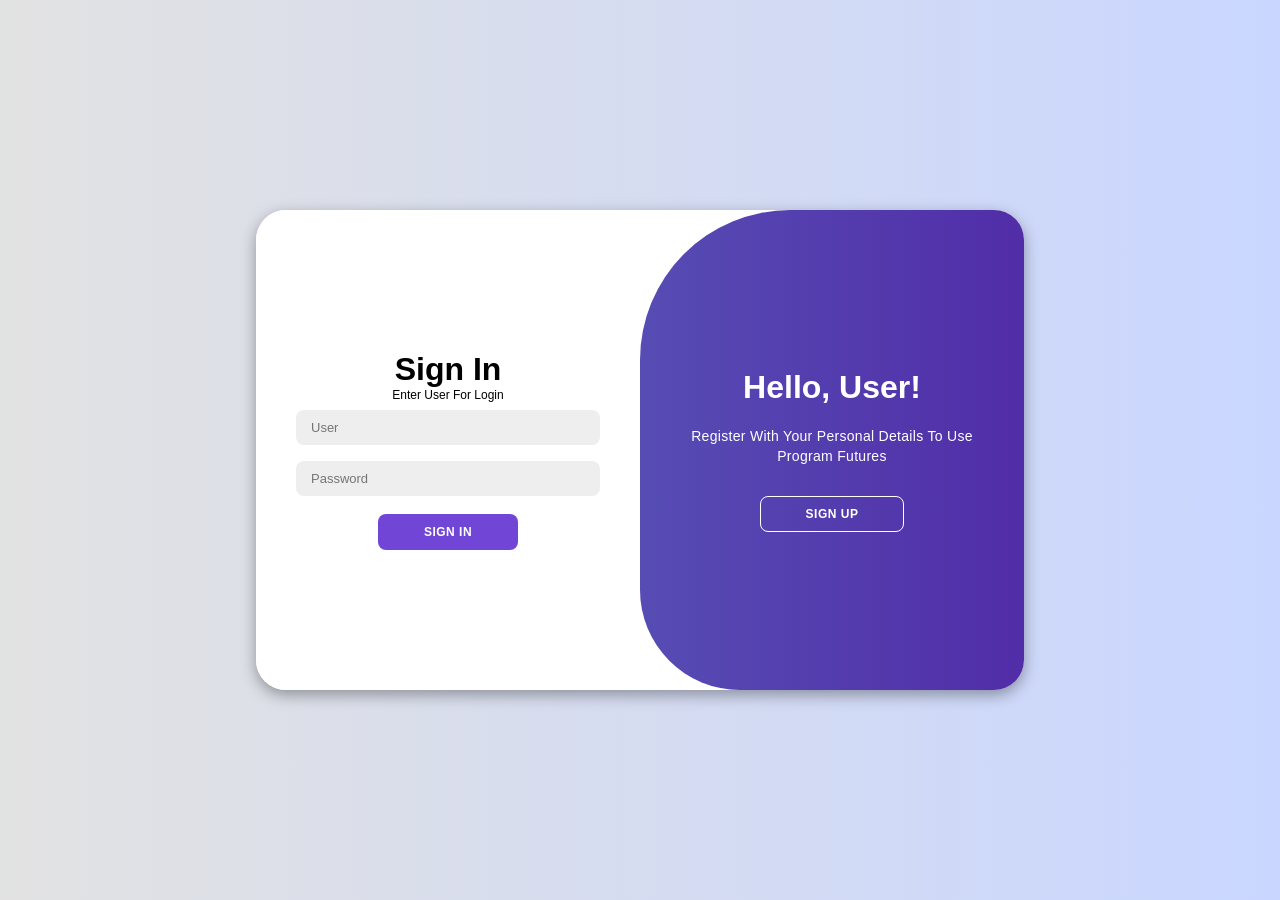
<file: Winglet/RegistrationAndLogin/index.html>
<!DOCTYPE html>
<html lang="en">
<head>
    <meta charset="UTF-8">
    <meta name="viewport" content="width=device-width, initial-scale=1.0">
    <link rel="stylesheet" href="https://cdnjs.cloudflare.com/ajax/libs/font-awesome/6.4.2/css/all.min.css">
    <link rel="stylesheet" href="registraion_login.css">
    <title>Winglet</title>
    <link rel="icon" type="image/png" href="Photos/winglet FB.jpg">
</head>
<body>
    <div class="container" id="container">
        <div class="form-container sign-up">
            <form>
                <h1>Create Account</h1>
                <span>Enter User For Registration</span>
                <select name="" id="Roles">
                    <option value="#">Employee</option>
                    <option value="#">Accountant</option>
                    <option value="#">Supervisor</option>
                </select>
                <input type="text" placeholder="User">
                <input type="email" placeholder="Email">
                <input type="password" placeholder="Password">
                <button>Sign Up</button>
            </form>
        </div>
        <div class="form-container sign-in">
    <form id="loginForm"> <h1>Sign In</h1>
        <span>Enter User For Login</span>
        <input type="text" id="loginUser" placeholder="User" required>
        <input type="password" id="loginPassword" placeholder="Password" required>
        <button type="submit">Sign In</button>
    </form>
</div>
        <div class="toggle-container">
            <div class="toggle">
                <div class="toggle-panel toggle-left">
                    <h1>Welcome Back!</h1>
                    <p>Enter Your Personal Details To Use Program Futures</p>
                    <button class="hidden" id="login" href="winglet/main.html">Sign In</button>
                </div>
                <div class="toggle-panel toggle-right">
                    <h1>Hello, User!</h1>
                    <p>Register With Your Personal Details To Use Program Futures</p>
                    <button class="hidden" id="register">Sign Up</button>
                </div>
            </div>
        </div>
    </div>
    <script src="script.js"></script>
</body>
</html>
</file>
<file: Winglet/RegistrationAndLogin/registraion_login.css>
* {
    margin: 0;
    padding: 0;
    box-sizing: border-box;
    font-family: sans-serif;
}
body {
    background-color: #c9d6ff;
    background: linear-gradient(to right, #e2e2e2, #c9d6ff);
    display: flex;
    align-items: center;
    justify-content: center;
    flex-direction: column;
    height: 100vh;
}
.container {
    background-color: #fff;
    border-radius: 30px;
    box-shadow: 0 5px 15px rgba(0, 0, 0, 0.35);
    position: relative;
    overflow: hidden;
    width: 768px;
    max-width: 100%;
    min-height: 480px;
}
.container p {
    font-size: 14px;
    line-height: 20px;
    letter-spacing: 0.3px;
    margin: 20px 0;
}
.container span {
    font-size: 12px;
}
.container button {
    background-color: #7146d6;
    color: white;
    font-size: 12px;
    padding: 10px 45px;
    border: 1px solid transparent;
    border-radius: 8px;
    font-weight: 600;
    letter-spacing: 0.5px;
    text-transform: uppercase;
    margin-top: 10px;
    cursor: pointer;
}
.container button.hidden {
    background-color: transparent;
    border-color: #fff;
}
.container form {
    background-color: #fff;
    display: flex;
    align-items: center;
    justify-content: center;
    flex-direction: column;
    padding: 0 40px;
    height: 100%;
}
.container input {
    background-color: #eee;
    border: none;
    margin: 8px 0;
    padding: 10px 15px;
    font-size: 13px;
    border-radius: 8px;
    width: 100%;
    outline: none;
}
.form-container {
    position: absolute;
    top: 0;
    height: 100%;
    transition: all 0.6s ease-in-out;
}
.sign-in {
    left: 0;
    width: 50%;
    z-index: 2;
}
.container.active .sign-in {
    transform: translateX(100%);
}
.sign-up {
    left: 0;
    width: 50%;
    opacity: 0;
    z-index: 1;
}
.container.active .sign-up {
    transform: translateX(100%);
    opacity: 1;
    z-index: 5;
    animation: move 0.6s;
}
@keyframes move {
    0%, 49.99%{
        opacity: 0;
        z-index: 1;
    }
    50%, 100%{
        opacity: 1;
        z-index: 5;
    }
}
.toggle-container {
    position: absolute;
    top: 0;
    left: 50%;
    width: 50%;
    height: 100%;
    overflow: hidden;
    transition: all 0.6s ease-in-out;
    border-radius: 150px 0 0 100px;
    z-index: 1000;
}
.container.active .toggle-container {
    transform: translateX(-100%);
    border-radius: 0 150px 100px 0;
}
.toggle {
    background-color: #7146d6;
    height: 100%;
    background: linear-gradient(to right, #5c6bc0, #512da8);
    color: #fff;
    position: relative;
    left: -100%;
    height: 100%;
    width: 200%;
    transform: translateX(0);
    transition: all 0.6s ease-in-out;
}
.container.active .toggle {
    transform: translateX(50%);
}
.toggle-panel {
    position: absolute;
    width: 50%;
    height: 100%;
    display: flex;
    align-items: center;
    justify-content: center;
    flex-direction: column;
    padding: 0 30px;
    text-align: center;
    top: 0;
    transform: translateX(0);
    transition: all 0.6s ease-in-out;
}
.toggle-left {
    transform: translateX(-200%);
}
.container.active .toggle-left {
    transform: translateX(0);
}
.toggle-right {
    right: 0;
    transform: translateX(0);
}
.container.active .toggle-right {
    transform: translateX(200%);
}

#Roles {
    margin-top: 20px;
    margin-bottom: 10px;
}
</file>
<file: Winglet/style.css>
:root {
  --color-primary: #6c9bcf;
  --color-danger: #0004ff;
  --color-success: #1b9c85;
  --color-warning: #f7d060;
  --color-white: #fff;
  --color-info-dark: #7d8da1;
  --color-dark: #363949;
  --color-light: rgba(132, 139, 200, 0.18);
  --color-dark-variant: #677483;
  --color-background: #f6f6f9;

  --card-border-radius: 2rem;
  --border-radius-1: 0.4rem;
  --border-radius-2: 1.2rem;

  --card-padding: 1.8rem;
  --padding-1: 1.2rem;

  --box-shadow: 0 2rem 3rem var(--color-light);
}
.dark-mode-variables {
  --color-background: #181a1e;
  --color-white: #202528;
  --color-dark: #edeffd;
  --color-dark-variant: #a3bdcc;
  --color-light: rgba(0, 0, 0, 0.4);
  --box-shadow: 0 2rem 3rem var(--color-light);
}

* {
  margin: 0;
  padding: 0;
  outline: 0;
  appearance: none;
  border: 0;
  text-decoration: none;
  box-sizing: border-box;
}
html {
  font-size: 14px;
}
body {
  width: 100vw;
  height: 100vh;
  font-family: sans-serif;
  font-size: 0.88rem;
  user-select: none;
  overflow-x: hidden;
  color: var(--color-dark);
  background-color: var(--color-background);
}

a {
  color: var(--color-dark);
}
img {
  display: block;
  width: 100%;
  object-fit: cover;
}

h1 {
  font-weight: 800;
  font-size: 1.8rem;
}
h2 {
  font-weight: 600;
  font-size: 1.4rem;
}
h3 {
  font-weight: 500;
  font-size: 0.87rem;
}
small {
  font-size: 0.76rem;
}
p {
  color: var(--color-dark-variant);
}
b {
  color: var(--color-dark);
}

.text-muted {
  color: var(--color-info-dark);
}
.primary {
  color: var(--color-primary);
}
.danger {
  color: var(--color-danger);
}
.success {
  color: var(--color-success);
}
.warning {
  color: var(--color-warning);
}

.container {
  display: grid;
  width: 96%;
  margin: 0 auto;
  gap: 1.8rem;
  grid-template-columns: 12rem auto 23rem; /* sidebar | main | right */
}

aside {
  height: 100vh;
}
aside .toggle {
  display: flex;
  align-items: center;
  justify-content: space-between;
  margin-top: 1.4rem;
}
aside .toggle .logo {
  display: flex;
  gap: 0.5rem;
}
aside .toggle .logo img {
  width: 5rem;
  height: 5rem;
}
aside .toggle .close {
  padding-right: 1rem;
  display: none;
}

aside .sidebar {
  display: flex;
  flex-direction: column;
  background-color: var(--color-white);
  box-shadow: var(--box-shadow);
  border-radius: 15px;
  height: 88vh;
  position: relative;
  top: 1.5rem;
  transition: all 0.3s ease;
}
aside .sidebar:hover {
  box-shadow: none;
}
aside .sidebar a {
  display: flex;
  align-items: center;
  color: var(--color-info-dark);
  height: 3.7rem;
  gap: 1rem;
  position: relative;
  margin-left: 2rem;
  transition: all 0.3s ease;
}
aside .sidebar a span {
  font-size: 1.6rem;
  transition: all 0.3s ease;
}
aside .sidebar a:last-child {
  position: absolute;
  bottom: 2rem;
  width: 100%;
}
aside .sidebar a.active {
  width: 100%;
  color: var(--color-primary);
  background-color: var(--color-light);
  margin-left: 0;
}
aside .sidebar a.active::before {
  content: "";
  width: 6px;
  height: 18px;
  background-color: var(--color-primary);
}
aside .sidebar a.active span {
  color: var(--color-primary);
  margin-left: calc(1rem - 3px);
}
aside .sidebar a:hover {
  color: var(--color-primary);
}
aside .sidebar a:hover span {
  margin-left: 0.6rem;
}
aside .sidebar .message-count {
  background-color: var(--color-danger);
  padding: 2px 6px;
  color: var(--color-white);
  font-size: 11px;
  border-radius: var(--border-radius-1);
}

main {
  margin-top: 3.4rem;
}

main .analyse {
  display: grid;
  grid-template-columns: repeat(3, 1fr);
  gap: 1.6rem;
}
main .analyse > div {
  background-color: var(--color-white);
  padding: var(--card-padding);
  border-radius: var(--card-border-radius);
  margin-top: 1rem;
  box-shadow: var(--box-shadow);
  cursor: pointer;
  transition: all 0.3s ease;
}
main .analyse > div:hover {
  box-shadow: none;
}
main .analyse > div .status {
  display: flex;
  align-items: center;
  justify-content: space-between;
}
main .analyse h3 {
  margin-left: 0.6rem;
  font-size: 1rem;
}
main .analyse .progresss {
  position: relative;
  width: 92px;
  height: 92px;
  border-radius: 50%;
}
main .analyse svg {
  width: 7rem;
  height: 7rem;
}
main .analyse svg circle {
  fill: none;
  stroke-width: 10;
  stroke-linecap: round;
  transform: translate(5px, 5px);
}
main .analyse .sales svg circle {
  stroke: var(--color-success);
  stroke-dashoffset: -30;
  stroke-dasharray: 200;
}
main .analyse .progresss .percentage {
  position: absolute;
  top: -3px;
  left: -1px;
  display: flex;
  align-items: center;
  justify-content: center;
  height: 100%;
  width: 100%;
}

main .saved-customers {
  margin-top: 1.3rem;
}
main .saved-customers .customer-list {
  background-color: var(--color-white);
  padding: var(--card-padding);
  border-radius: var(--card-border-radius);
  margin-top: 1rem;
  box-shadow: var(--box-shadow);
  display: flex;
  justify-content: space-around;
  flex-wrap: wrap;
  gap: 1.4rem;
  cursor: pointer;
  transition: all 0.3s ease;
}
main .saved-customers .customer-list:hover {
  box-shadow: none;
}
main .saved-customers .customer-list .customer {
  display: flex;
  flex-direction: column;
  align-items: center;
  justify-content: center;
}

main .recent-orders {
  margin-top: 1.3rem;
}
main .recent-orders h2 {
  margin-bottom: 0.8rem;
}
main .recent-orders table {
  background-color: var(--color-white);
  width: 100%;
  padding: var(--card-padding);
  text-align: center;
  box-shadow: var(--box-shadow);
  border-radius: var(--card-border-radius);
  transition: all 0.3s ease;
}
main .recent-orders table:hover {
  box-shadow: none;
}
main table tbody td {
  height: 2.8rem;
  border-bottom: 1px solid var(--color-light);
  color: var(--color-dark-variant);
}
main table tbody tr:last-child td {
  border: none;
}
main .recent-orders a {
  text-align: center;
  display: block;
  margin: 1rem auto;
  color: var(--color-primary);
}

.right-section .nav {
  position: fixed;   /* pin to viewport top-right */
  top: 14px;         /* adjust as needed */
  right: 20px;       /* adjust as needed */
  z-index: 999;      /* ensure above other content */
  margin: 0;         /* reset any margin that pushes it down */
  display: flex;
  align-items: center;
  gap: 1rem;
}

/* Ensure the profile block keeps its layout & alignment */
.right-section .nav .profile {
  display: flex;
  gap: 0.75rem;
  text-align: right;
  align-items: center;
}

/* FORM */
.field-group {
  margin-bottom: 1rem;
}
.label,
legend {
  font-weight: 600;
  margin-bottom: 0.4rem;
  display: block;
}

input,
select,
button,
textarea {
  width: 100%;
  padding: 0.8rem;
  border-radius: var(--border-radius-1);
  border: 1px solid var(--color-light);
  font-size: 0.9rem;
  background: var(--color-white);
  color: var(--color-dark);
}
button {
  background: var(--color-primary);
  color: var(--color-white);
  margin-top: 0.5rem;
  cursor: pointer;
}
button:hover {
  opacity: 0.9;
}

fieldset {
  margin-top: 1.5rem;
  padding: 1rem;
  border: 1px dashed var(--color-info-dark);
}
.destination-group {
  display: flex;
  gap: 1rem;
  align-items: center;
}
.additional-travelers input {
  margin-bottom: 0.5rem;
}
.new-customer-fields {
  margin-bottom: 20px;
}
.components-fields {
  margin-bottom: 20px;
  display: block;
  visibility: visible;
}

.payment-section legend {
  font-size: 1.2rem;
  font-weight: 600;
  margin-bottom: 0.8rem;
}
.payment-section .field-group {
  margin-bottom: 1rem;
}

textarea {
  resize: vertical;
}

/* chips */
.tag-list {
  display: flex;
  gap: 0.5rem;
  flex-wrap: wrap;
  margin-top: 0.5rem;
}
.tag {
  display: inline-flex;
  align-items: center;
  gap: 0.4rem;
  padding: 0.25rem 0.5rem;
  border: 1px solid var(--color-info-dark);
  border-radius: var(--border-radius-1);
  background: var(--color-background);
}
.tag .tag-text {
  margin-right: 0.1rem;
}
.tag-remove {
  background: transparent;
  cursor: pointer;
  padding: 0 0.25rem;
}

.dest-summary {
  font-size: 0.85rem;
  color: var(--color-info-dark);
  margin-top: 0.25rem;
}
.payment-fields .balance-row {
  font-size: 1rem;
}
.btn-remove {
  background: var(--color-danger);
  color: #fff;
}
.supplier-report {
  background: #fff;
  padding: 1.5rem;
  border-radius: 10px;
  box-shadow: 0 2px 8px rgba(0, 0, 0, 0.1);
  margin-top: 20px;
}
.supplier-payments {
  margin-top: 1rem;
}
.destination-fields {
  display: block;
  visibility: visible;
  margin-bottom: 20px;
}

.supplier-report {
  background-color: white;
  color: var(--color-dark);
}

.dark-mode-variables .supplier-report {
  background-color: #333; /* or your preferred dark background */
  color: var(--color-white);
}

/* Responsive for screens <= 1024px (laptops/tablets) */
@media (max-width: 1024px) {
  .container {
    grid-template-columns: 8rem auto 16rem;
  }

  aside {
    width: 9rem;
  }

  .analysis,
  .saved-customers .customer-list {
    grid-template-columns: 1fr;
  }

  .analyse {
    grid-template-columns: 1fr;
  }

  .saved-customers .customer-list {
    flex-direction: column;
    gap: 1rem;
  }

  .recent-orders table {
    font-size: 0.8rem;
  }

  .right-section {
    flex: 0 0 auto;
    min-width: 10rem; /* ensures some minimal width */
    overflow-x: visible;
  }

  .right-section .nav {
    flex-wrap: wrap;
    gap: 0.5rem;
  }

  main {
    margin-top: 2rem;
  }

  .right-section .nav .profile {
    min-width: 0;
    overflow: visible;
  }
  h1 {
    margin-top: 20px;
  }
}
.participant-fields {
  margin-top: 1rem;
  border: 1px dashed var(--color-info-dark);
  padding: 1rem;
  border-radius: var(--border-radius-2);
}

#participant-list {
  max-height: 200px;
  overflow-y: auto;
  padding-right: 0.5rem;
  scrollbar-gutter: stable;
}

.participant-item {
  display: flex;
  align-items: center;
  gap: 0.5rem;
  margin-bottom: 0.5rem;
}

.participant-item span {
  flex: 1;
}

.participant-item button.btn-remove {
  background-color: var(--color-danger);
  color: var(--color-white);
  border-radius: var(--border-radius-1);
  width: 200px;
  cursor: pointer;
}
/* Expenses section styles */
.expenses-fields {
  margin-top: 1.5rem;
  border: 1px solid #ccc;
  padding: 1rem;
  border-radius: 8px;
}

.tag {
  display: inline-flex;
  align-items: center;
  padding: 0.4rem 0.75rem;
  margin: 0.25rem;
  background: #f1f1f1;
  border-radius: 5px;
  font-size: 0.9rem;
}

.tag button {
  background: none;
  border: none;
  margin-left: 0.5rem;
  cursor: pointer;
  font-weight: bold;
}

.status-label {
  font-weight: bold;
  padding: 0.25rem 0.5rem;
  border-radius: 5px;
}

.status-green {
  background: #d4edda;
  color: #155724;
}

.status-orange {
  background: #fff3cd;
  color: #856404;
}

.status-red {
  background: #f8d7da;
  color: #721c24;
}

.controls {
    display: flex;
    align-items: center;
    gap: 15px;
    margin-bottom: 25px;
    flex-wrap: wrap;
}

.controls input[type="text"], 
.controls input[type="date"] {
    padding: 8px 12px;
    border-radius: 8px;
    border: 1px solid #ccc;
}

.filter-btn, .excel-btn {
    padding: 8px 14px;
    border: none;
    border-radius: 8px;
    color: white;
    cursor: pointer;
}

.filter-btn {
    background: #4caf50;
}

.excel-btn {
    background: #2196f3;
}

.pagination {
    margin-top: 20px;
    display: flex;
    justify-content: center;
    align-items: center;
    gap: 15px;
}

.pagination button {
    padding: 6px 12px;
    border-radius: 8px;
    border: none;
    background: #333;
    color: white;
    cursor: pointer;
}

.pagination span {
    font-weight: bold;
}

#searchInput {
  margin-top: 20px;
}

#orders-table th, 
#orders-table td {
  padding: 12px 18px;
  text-align: left;
}

#orders-table {
  border-collapse: separate;
  border-spacing: 0 6px;
}

.pagination-info {
    display: inline-flex;
    align-items: center;
    gap: 4px;
    font-weight: bold;
}

.toggle-btn {
  background: var(--color-warning);
  color: var(--color-dark);
  margin-bottom: 1rem;
  font-weight: 600;
}

.toggle-btn:hover {
  opacity: 0.85;
}

.action-buttons {
    display: flex;
    gap: 10px;
}

.btn-delete {
    background-color: #ff4d4d; /* Red */
    color: white;
    border: none;
    padding: 5px 10px;
    border-radius: 4px;
    cursor: pointer;
}

.btn-delete:hover {
    background-color: #ff3333;
}

.total-expenses {
  margin-bottom: 10px;
}

.total-paid {
  margin-bottom: 10px;
}

#tour-type {
  margin-bottom: 10px;
}

#ticket-net {
  margin-bottom: 10px;
}

#ticket-supplier {
  margin-bottom: 10px;
}

#hotel-net {
  margin-bottom: 10px;
}

#hotel-supplier {
  margin-bottom: 10px;
}

#transfer-net {
  margin-bottom: 10px;
}

#transfer-supplier {
  margin-bottom: 10px;
}

#insurance-net {
  margin-bottom: 10px;
}

#insurance-supplier {
  margin-bottom: 10px;
}

#other-service-net {
  margin-bottom: 10px;
}

#other-service-supplier {
  margin-bottom: 10px;
}

.profit {
  margin-bottom: 10px;
}

#order-form {
  background: var(--color-white);
  padding: var(--card-padding);
  border-radius: var(--card-border-radius);
  box-shadow: var(--box-shadow);
  margin-top: 20px;
}
</file>
